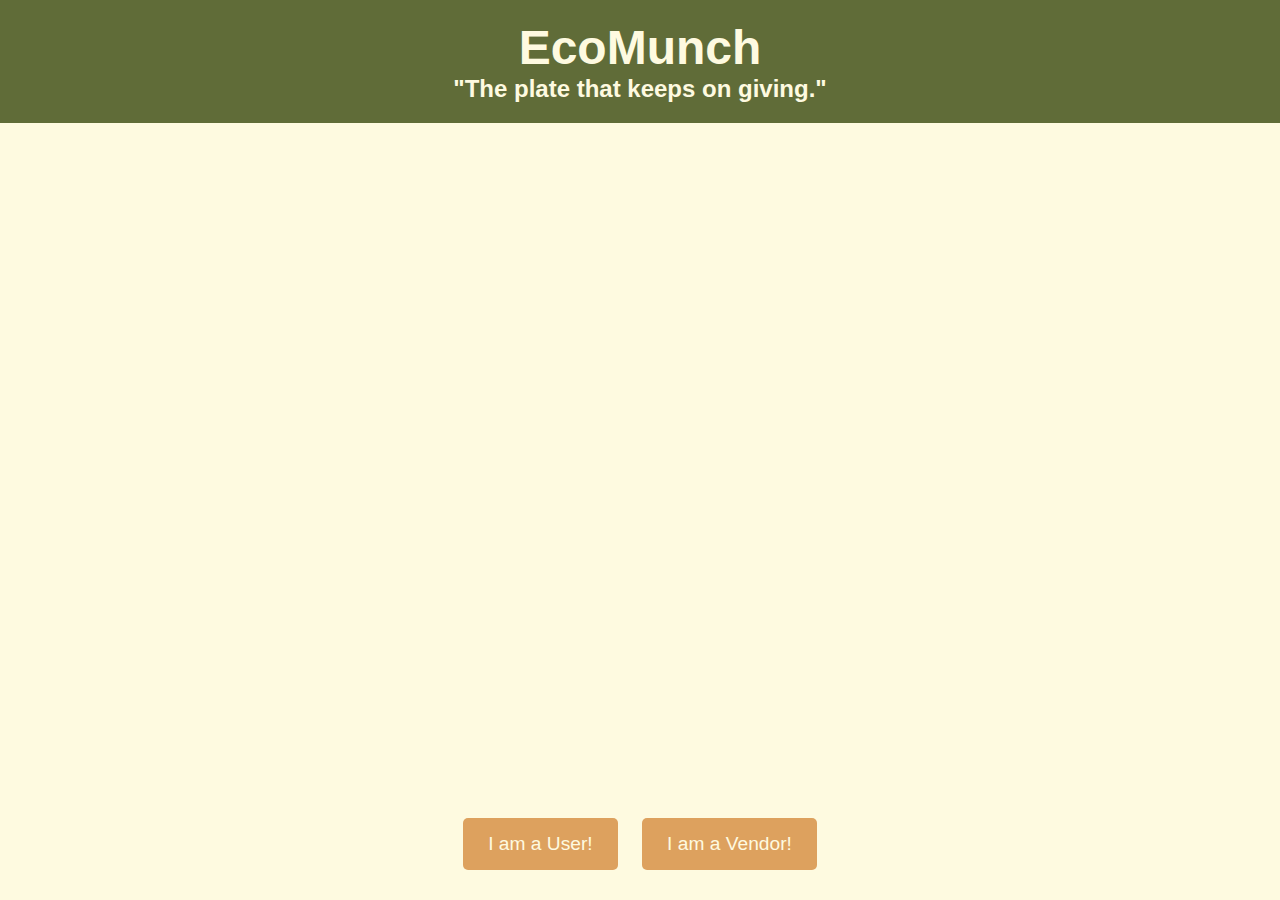
<file: Index.html>
<!DOCTYPE html>
<html>
<head>
    <meta charset="UTF-8">
    <link rel="stylesheet" type="text/css" href="IndexStyles.css">
</head>
<body>
    <div class="header">
        <h1>EcoMunch</h1>
        <h2>"The plate that keeps on giving."</h2>
    </div>
    <div class="container">
        <a href="UserLogin.html" class="button" id="signup"><span> I am a User!</span></a>
        <a href="VenderPageLogin.html" class="button" id="signup"><span>I am a Vendor!</span></a>
    </div>
</body>
</html>
</file>
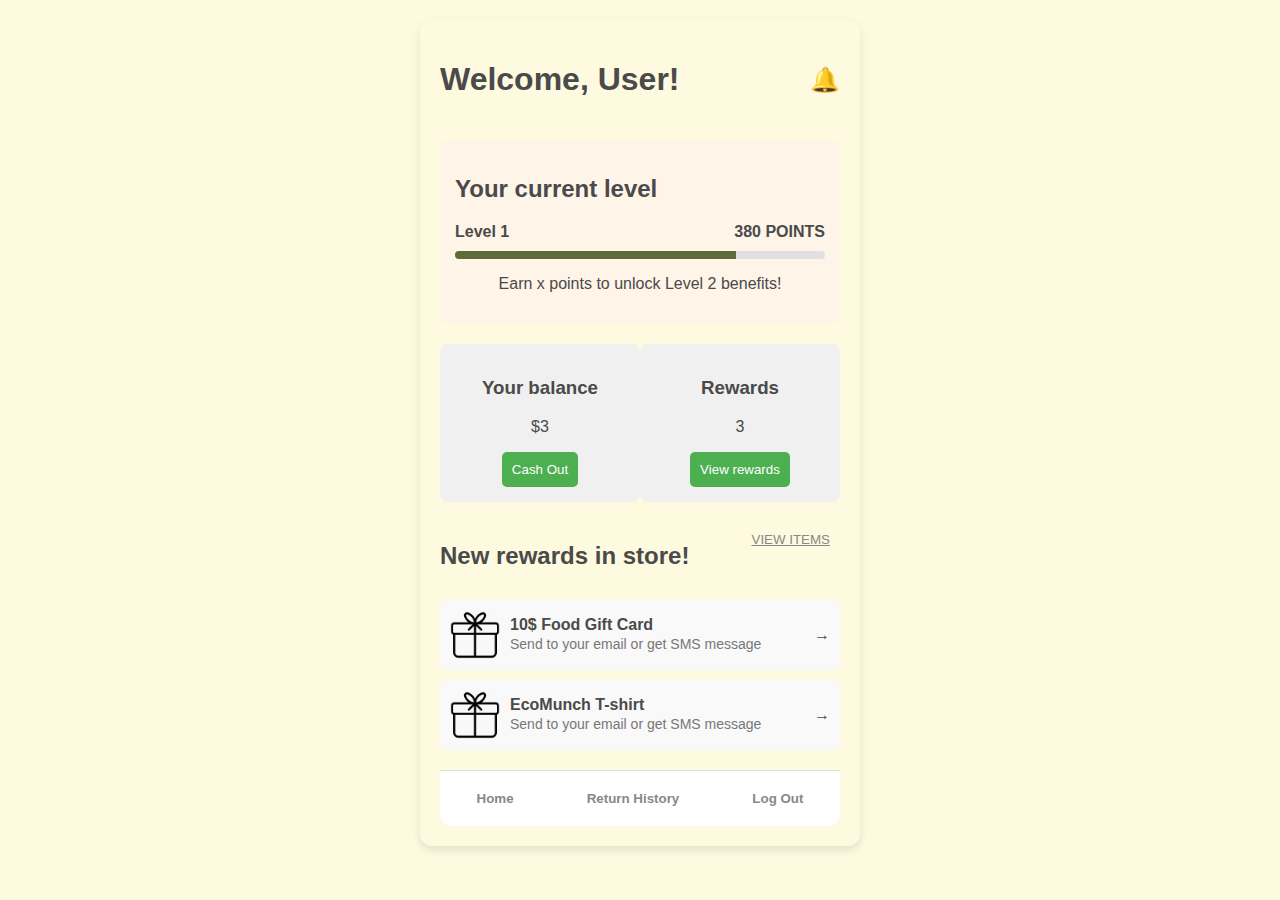
<file: rewards.html>
<!DOCTYPE html>
<html lang="en">
<head>
    <meta charset="UTF-8">
    <meta name="viewport" content="width=device-width, initial-scale=1.0">
    <title>Rewards Page</title>
    <link rel="stylesheet" href="rewards-style.css">
</head>
<body>
    <div class="container">
        <header class="welcome-header">
            <h1>Welcome, User!</h1>
            <div class="notification-icon">🔔</div>
        </header>
        <div class="level-section">
            <h2>Your current level</h2>
            <div class="level-info">
                <div class="level-text">
                    <span>Level 1</span>
                    <span class="points">380 POINTS</span>
                </div>
                <div class="progress-bar">
                    <div class="progress" style="width: 76%;"></div>
                </div>
                <p>Earn x points to unlock Level 2 benefits!</p>
            </div>
        </div>
        <div class="balance-rewards">
            <div class="balance">
                <h3>Your balance</h3>
                <p>$3</p>
                <button>Cash Out</button>
            </div>
            <div class="rewards">
                <h3>Rewards</h3>
                <p>3</p>
                <button>View rewards</button>
            </div>
        </div>
        <div class="new-items">
            <h2>New rewards in store!</h2>
            <button class="view-menu">VIEW ITEMS</button>
            <div class="menu-item">
                <img src="./assets/giftIcon.png" alt="Pumpkin Spice Ice Latte">
                <div>
                    <h3>10$ Food Gift Card</h3>
                    <p>Send to your email or get SMS message</p>
                </div>
                <span>→</span>
            </div>
            <div class="menu-item">
                <img src="./assets/giftIcon.png" alt="Cinnamon Maple Latte">
                <div>
                    <h3>EcoMunch T-shirt</h3>
                    <p>Send to your email or get SMS message</p>
                </div>
                <span>→</span>
            </div>
        </div>
        <footer class="navigation">
            <a href="MapSumya.html"><button class="nav-btn">Home</button></a>
            <a href="/"><button class="nav-btn">Return History</button></a>
            <a href="/"><button class="nav-btn">Log Out</button></a>
        </footer>
    </div>
</body>
</html>
</file>
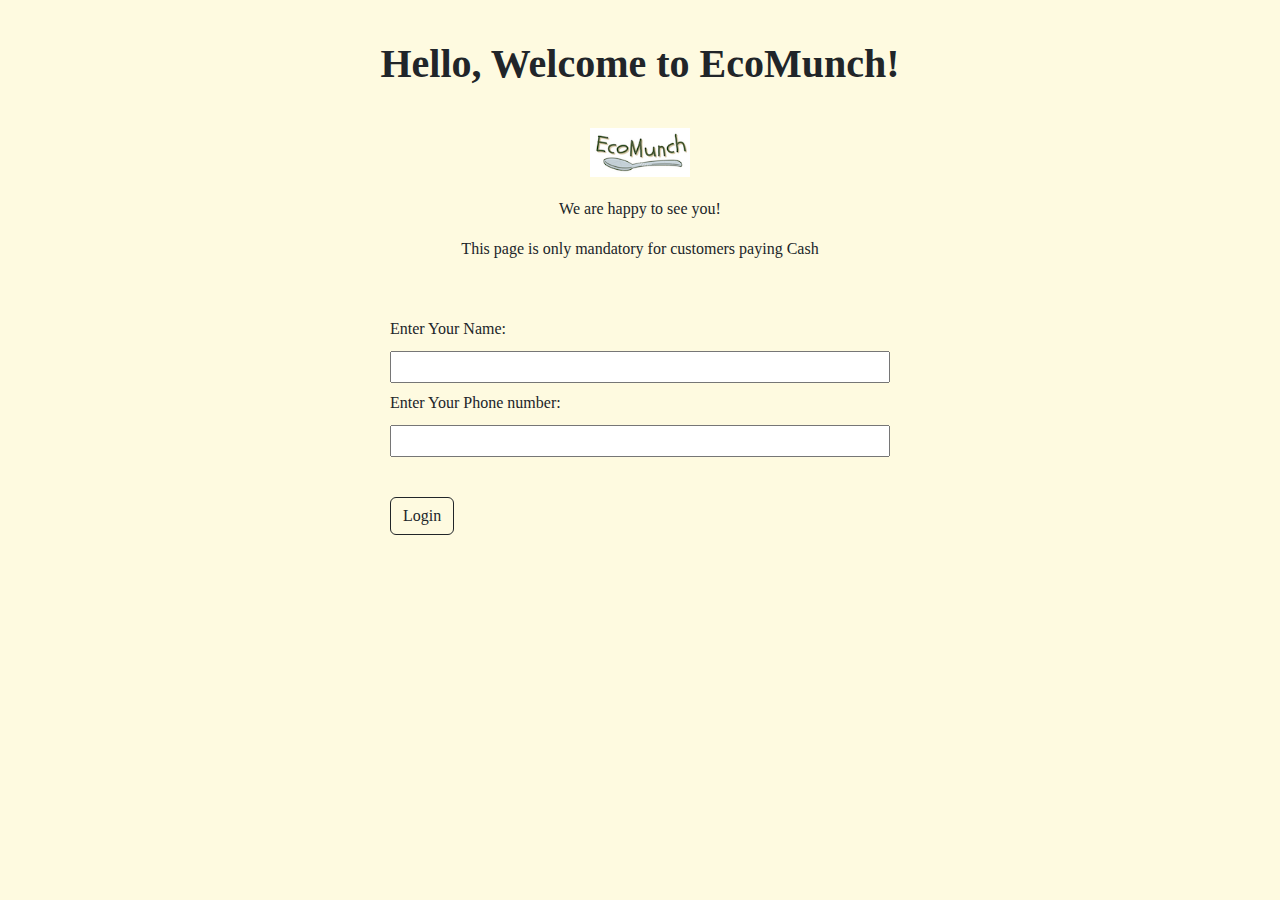
<file: UserLogin.html>
<!DOCTYPE html>
<html lang="en">
<head>
    <meta charset="UTF-8">
    <title>Login Page</title>
    <link href="https://cdn.jsdelivr.net/npm/bootstrap@5.3.3/dist/css/bootstrap.min.css" rel="stylesheet" integrity="sha384-QWTKZyjpPEjISv5WaRU9OFeRpok6YctnYmDr5pNlyT2bRjXh0JMhjY6hW+ALEwIH" crossorigin="anonymous">
    <link href="UserLogin.css" rel="stylesheet" type="text/css">
</head>
<body>
    <div class="form-container">
        <h1>Hello, Welcome to EcoMunch!</h1>
        <div class="logo-container">
            <a href="index.html"><img src="./assets/logo.png" alt="logo" class="logo"></a>
        </div>
        <p>We are happy to see you!</p>
        <p>This page is only mandatory for customers paying Cash</p>
        <form method="post">
            <fieldset>
                <label for="name">Enter Your Name: <input id="name" name="name" type="text" required /></label>
                <label for="number">Enter Your Phone number: <input id="number" name="number" type="number" /></label>
            </fieldset>
            <a href="home.html"><button type="button" class="btn btn-outline-dark">Login</button></a>
        </form>
    </div>
    <script src="https://cdn.jsdelivr.net/npm/bootstrap@5.3.3/dist/js/bootstrap.bundle.min.js" integrity="sha384-YvpcrYf0tY3lHB60NNkmXc5s9fDVZLESaAA55NDzOxhy9GkcIdslK1eN7N6jIeHz" crossorigin="anonymous"></script>
</body>
</html>
</file>
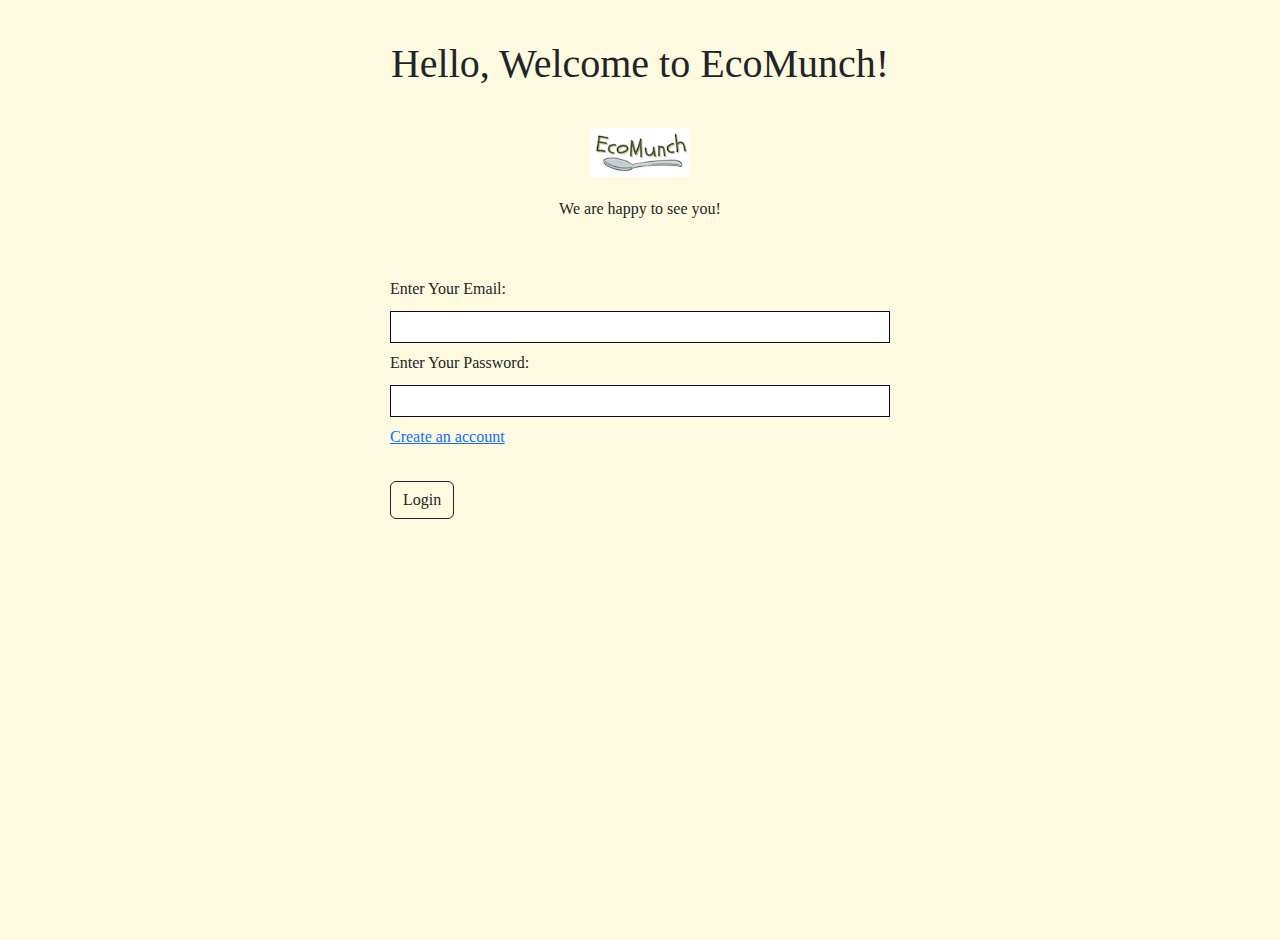
<file: VenderPageLogin.html>
<!DOCTYPE html>
<html lang="en">
  <head>
    <meta charset="UTF-8">
    <title>Login Page</title>
    <link href="https://cdn.jsdelivr.net/npm/bootstrap@5.3.3/dist/css/bootstrap.min.css" rel="stylesheet" integrity="sha384-QWTKZyjpPEjISv5WaRU9OFeRpok6YctnYmDr5pNlyT2bRjXh0JMhjY6hW+ALEwIH" crossorigin="anonymous">
    <link href="StylesVendorLogin.css" rel="stylesheet" type="text/css"
  </head>
  <body>
    <div class="form-container"></div>
        <h1>Hello, Welcome to EcoMunch!</h1>
        <div class="logo-container">
          <a href="index.html"><img src="./assets/logo.png" alt="logo" class="logo"></a>
        </div>
        <p>We are happy to see you!</p>
        <form method="post">
        <fieldset>
            <label for="email">Enter Your Email: <input id="email" name="email" type="email" required /></label>
            <label for="PasswordLogin">Enter Your Password: <input id="PasswordLogin" name="password" type="password" pattern="[a-z0-5]{8,}" required /></label>
            <label></label><a href="RegistrationVendor.html">Create an account</a></label>
        </fieldset>

        
        
        <a href="vendorHome.html"><button type="button" class="btn btn-outline-dark">Login</button></a>
        </form>
    </div>
    <script src="https://cdn.jsdelivr.net/npm/bootstrap@5.3.3/dist/js/bootstrap.bundle.min.js" integrity="sha384-YvpcrYf0tY3lHB60NNkmXc5s9fDVZLESaAA55NDzOxhy9GkcIdslK1eN7N6jIeHz" crossorigin="anonymous"></script>
  </body>
</html>
</file>
<file: IndexStyles.css>
body {
    font-family: Arial, sans-serif;
    background-color: #FEFAE0;
    color: #283618;
    margin: 0;
    padding: 0;
    display: flex;
    flex-direction: column;
    justify-content: space-between;
    height: 100vh;
}

.header {
    background-color: #606C38;
    color: #FEFAE0;
    text-align: center;
    padding: 20px 0;
}

.header h1 {
    margin: 0;
    font-size: 3em;
}

.header h2 {
    margin: 0;
    font-size: 1.5em;
}

.container {
    text-align: center;
    margin-bottom: 20px;
}

.button {
    display: inline-block;
    padding: 15px 25px;
    margin: 10px;
    font-size: 1.2em;
    color: #FEFAE0;
    background-color: #DDA15E;
    text-decoration: none;
    border-radius: 5px;
    transition: background-color 0.3s;
}

.button:hover {
    background-color: #BC6C25;
}

/* Image styling */
div img {
    width: 100%;
    height: auto;
}

/* To optimize experience for Mobile Devices */
@media (max-width: 768px) {
    .header h1 {
        font-size: 2.5em;
    }

    .header h2 {
        font-size: 1.2em;
    }

    .button {
        padding: 10px 20px;
        font-size: 1em;
    }
}

@media (max-width: 480px) {
    .header h1 {
        font-size: 2em;
    }

    .header h2 {
        font-size: 1em;
    }

    .button {
        padding: 8px 15px;
        font-size: 0.8em;
    }
}
</file>
<file: rewards-style.css>
@import "../vars.css";

/* styles.css */
body {
    font-family: Arial, sans-serif;
    background-color: #FEFAE0;
    color: #4a4a4a;
    margin: 0;
    padding: 20px;
}

.container {
    max-width: 400px;
    margin: auto;
    background: var(--color-primary);
    border-radius: 12px;
    padding: 20px;
    box-shadow: 0 4px 8px rgba(0, 0, 0, 0.1);
}

.welcome-header {
    display: flex;
    justify-content: space-between;
    align-items: center;
    margin-bottom: 20px;
}

.notification-icon {
    font-size: 1.5em;
    color: #FEFAE0;
}

.level-section {
    background: #fef4e8;
    border-radius: 8px;
    padding: 15px;
    margin-bottom: 20px;
}

.level-info {
    text-align: center;
}

.level-text {
    display: flex;
    justify-content: space-between;
    font-weight: bold;
}

.progress-bar {
    background: #e0e0e0;
    border-radius: 5px;
    height: 8px;
    margin: 10px 0;
    overflow: hidden;
}

.progress {
    background: #606C38;
    height: 100%;
}

.balance-rewards {
    display: flex;
    justify-content: space-between;
    margin-bottom: 20px;
}

.balance, .rewards {
    background: #f0f0f0;
    border-radius: 8px;
    padding: 15px;
    text-align: center;
    width: 48%;
}

button {
    background-color: #4caf50;
    color: white;
    border: none;
    padding: 10px;
    border-radius: 5px;
    cursor: pointer;
    transition: background-color 0.3s ease;
}

button:hover {
    background-color: #606C38;
}

.new-items {
    margin-bottom: 20px;
}

.new-items h2 {
    display: inline-block;
}

.view-menu {
    background: none;
    border: none;
    color: #888;
    text-decoration: underline;
    float: right;
    cursor: pointer;
}

.menu-item {
    display: flex;
    align-items: center;
    background: #f9f9f9;
    padding: 10px;
    border-radius: 8px;
    margin: 10px 0;
}

.menu-item img {
    width: 50px;
    height: 50px;
    border-radius: 8px;
    margin-right: 10px;
}

.menu-item div {
    flex-grow: 1;
}

.menu-item h3 {
    margin: 0;
    font-size: 16px;
}

.menu-item p {
    margin: 2px 0;
    color: #777;
    font-size: 14px;
}

.navigation {
    display: flex;
    justify-content: space-around;
    background: #fff;
    padding: 10px 0;
    border-top: 1px solid #ddd;
    border-radius: 0 0 12px 12px;
}

.nav-btn {
    background: none;
    border: none;
    font-weight: bold;
    color: #888;
    cursor: pointer;
}

.nav-btn:hover {
    color: #4caf50;
}
</file>
<file: UserLogin.css>
@import "../vars.css";

body {
    width: 100%;
    height: 100vh;
    margin: 0;
    background-color: var(--color-primary);
    font-family: Tahoma;
    font-size: 16px;
    display: flex;
    flex-direction: column;
    justify-content: space-between;
}

h1 {
    font-weight: 700;
}

h1, p {
    margin: 1em auto;
    text-align: center;
}

.logo-container {
    display: flex;
    justify-content: center;
    align-items: center;
    margin: 20px 0;
}

.logo {
    max-width: 100px;
}

form {
    width: 60vw;
    max-width: 500px;
    min-width: 300px;
    margin: 0 auto;
    padding-bottom: 2em;
}

fieldset {
    border: none;
    padding: 2rem 0;
    border-bottom: 3px solid #3b3b4f;
}

fieldset:last-of-type {
    border-bottom: none;
}

label {
    display: block;
    margin: 0.5rem 0;
}

input, textarea, select {
    margin: 10px 0 0 0;
    width: 100%;
    min-height: 2em;
}

.inline {
    width: unset;
    margin: 0 0.5em 0 0;
    vertical-align: middle;
}

input[type="submit"] {
    display: block;
    width: 60%;
    margin: 1em auto;
    height: 2em;
    font-size: 1.1rem;
    background-color: #0e0e3a;
    border-color: white;
    min-width: 300px;
}

input[type="file"] {
    padding: 1px 2px;
}

.inline {
    display: inline;
}

.button {
    align-items: center;
}
</file>
<file: StylesVendorLogin.css>
@import "../vars.css";

body {
    width: 100%;
    height: 100vh;
    margin: 0;
    background-color: var(--color-primary);
    font-family: Tahoma;
    font-size: 16px;
  }
  
  h1, p {
    margin: 1em auto;
    text-align: center;
  }
  
  .logo-container {
    display: flex;
    justify-content: center;
    align-items: center;
    margin: 20px 0;
}

.logo {
    max-width: 100px;
}

  form {
    width: 60vw;
    max-width: 500px;
    min-width: 300px;
    margin: 0 auto;
    padding-bottom: 2em;
  }
  
  fieldset {
    border: none;
    padding: 2rem 0;
    border-bottom: 3px solid #3b3b4f;
  }
  
  fieldset:last-of-type {
    border-bottom: none;
  }
  
  label {
    display: block;
    margin: 0.5rem 0;
  }
  
  input,
  textarea,
  select {
    margin: 10px 0 0 0;
    width: 100%;
    min-height: 2em;
  }
  
  input, textarea {
    border: 1px solid #0a0a23;
    color: #ffffff;
  }
  
  .inline {
    width: unset;
    margin: 0 0.5em 0 0;
    vertical-align: middle;
  }
  
  input[type="submit"] {
    display: block;
    width: 60%;
    margin: 1em auto;
    height: 2em;
    font-size: 1.1rem;
    background-color: #0e0e3a;
    border-color: white;
    min-width: 300px;
  }
  
  input[type="file"] {
    padding: 1px 2px;
  }
  
  .inline{
    display: inline; 
  }
</file>
